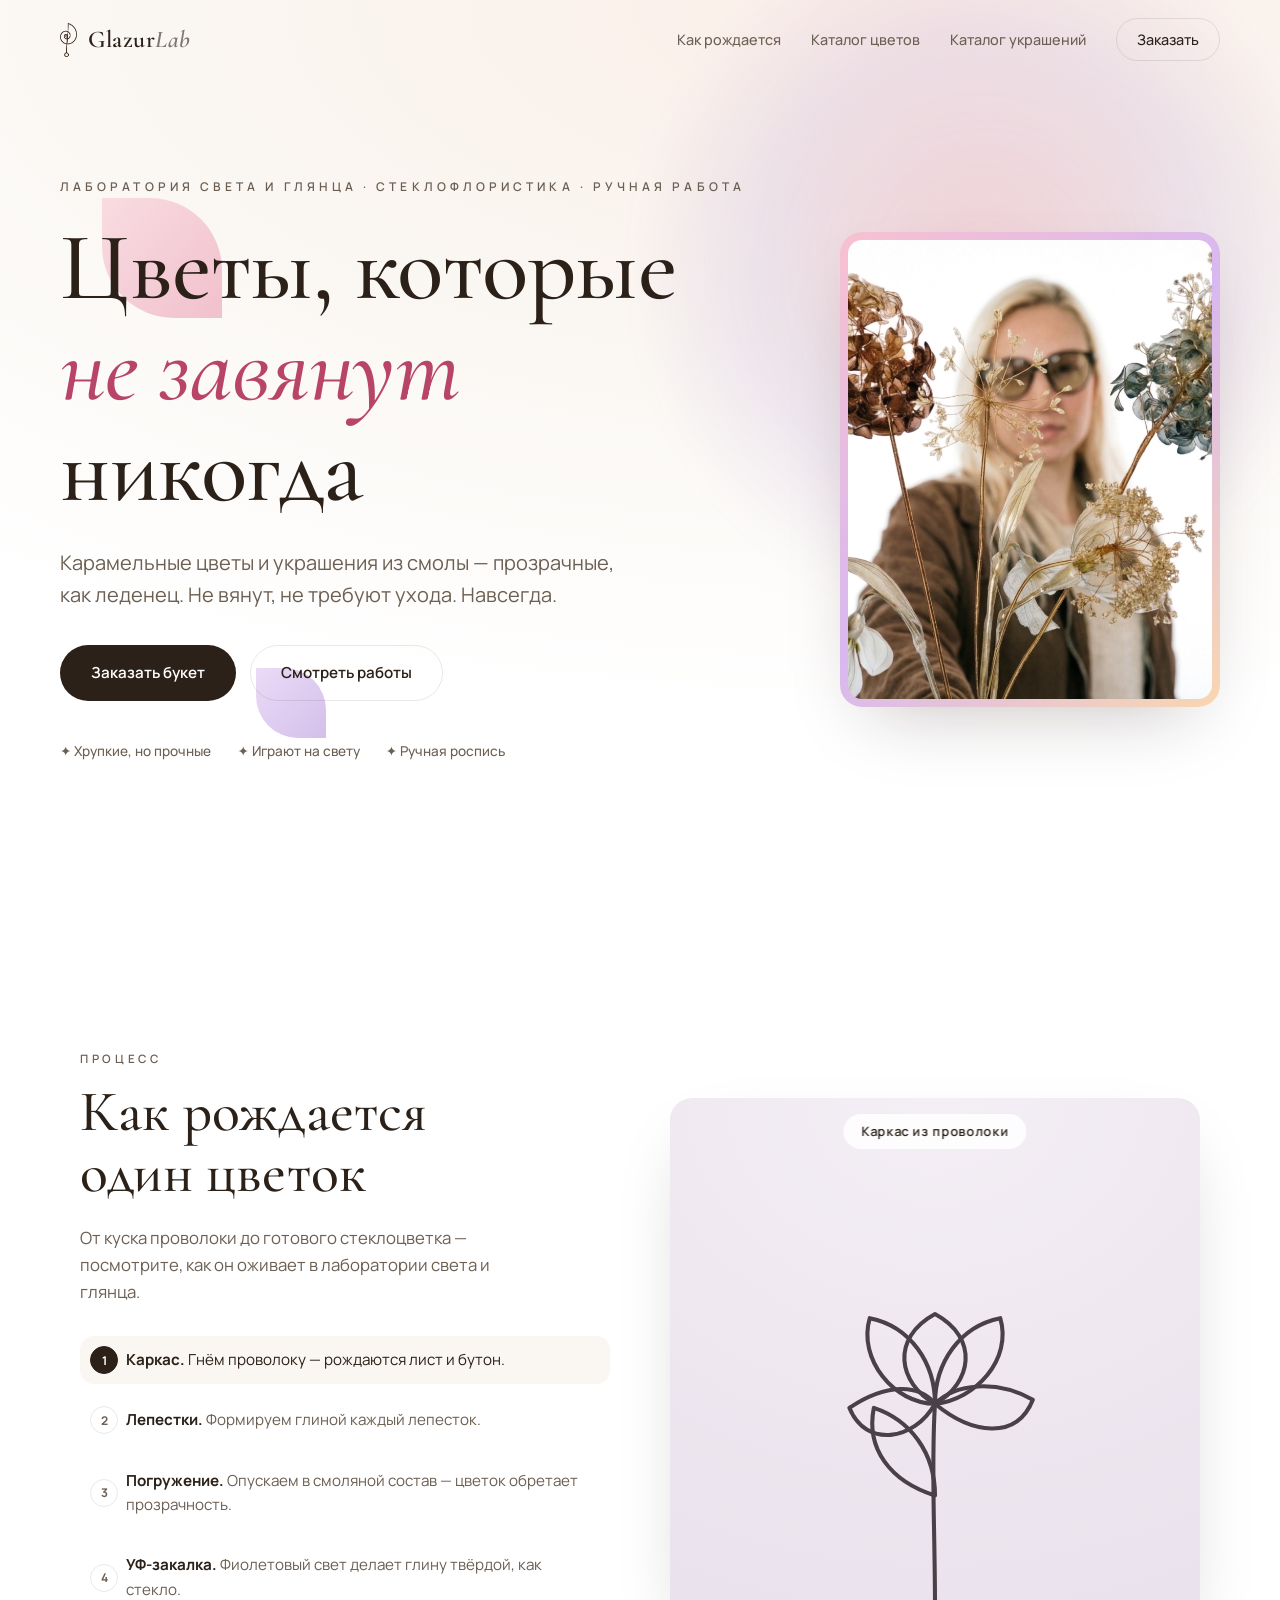
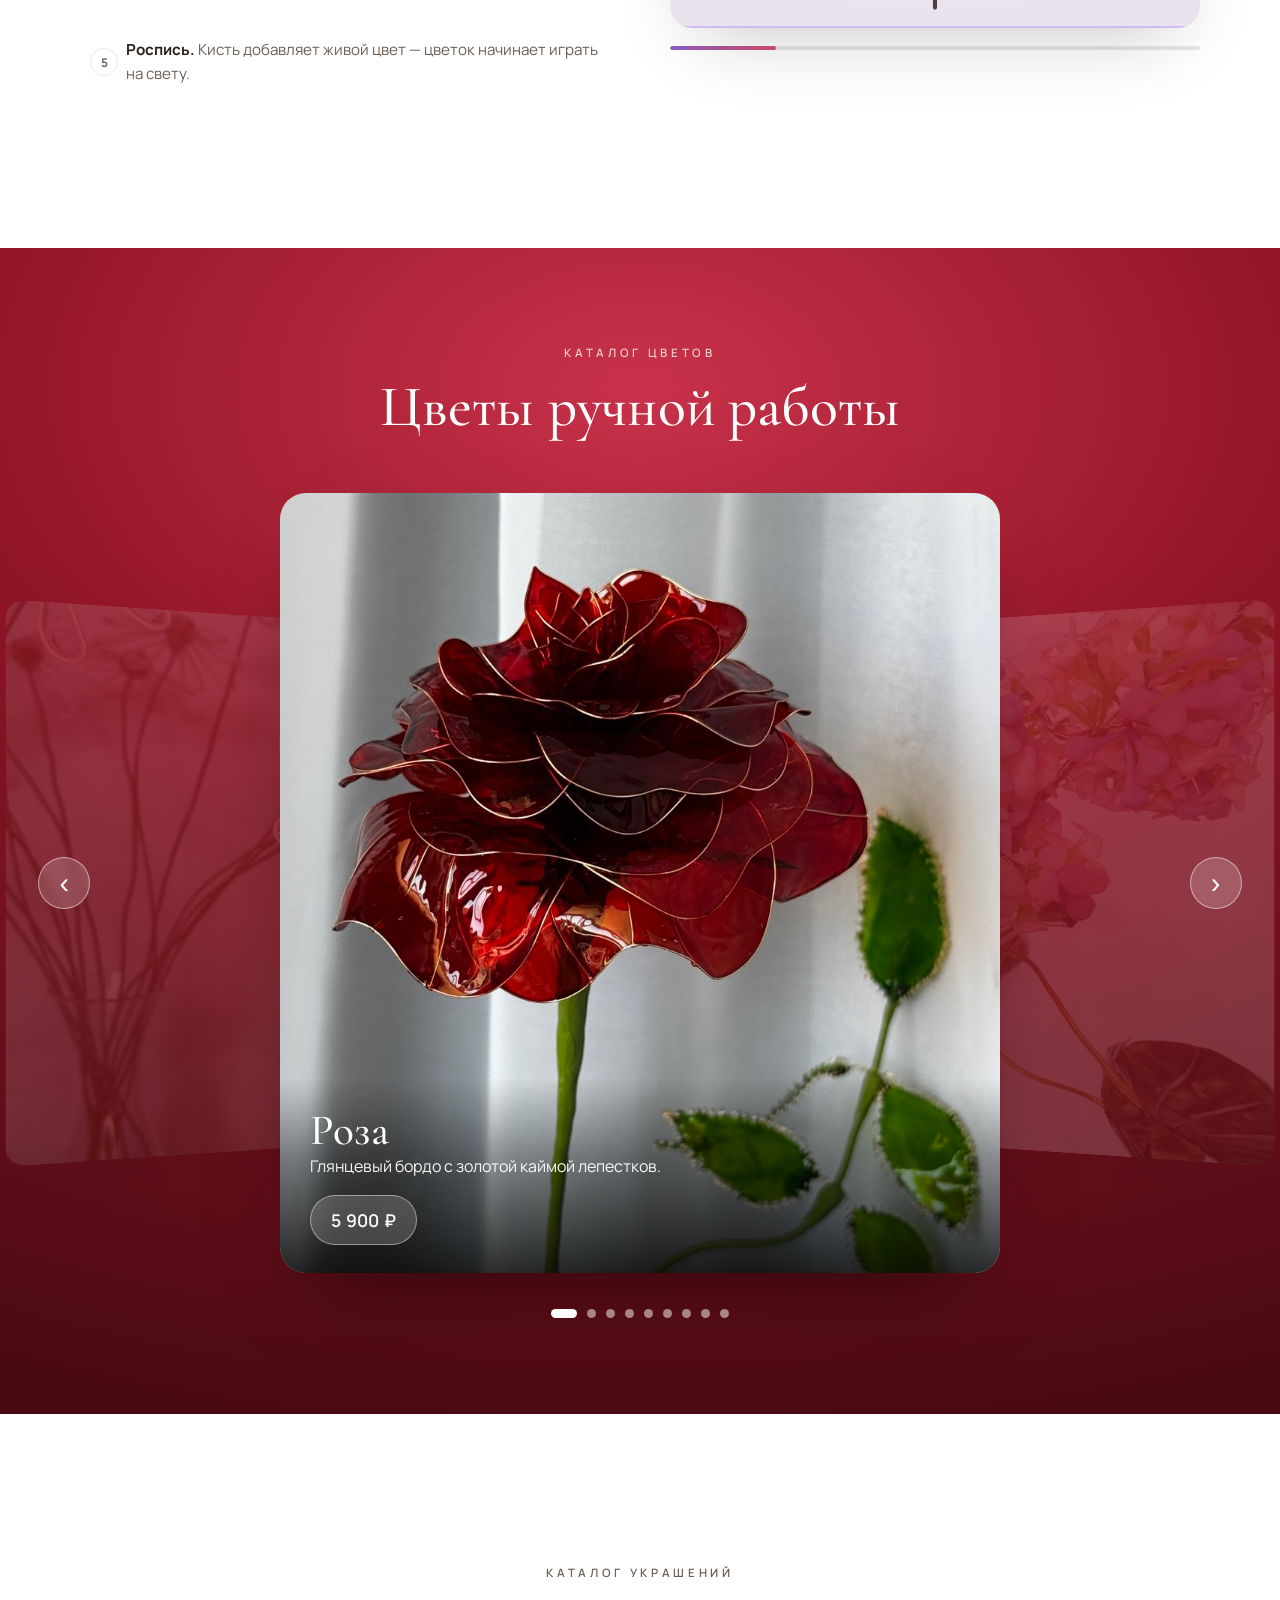
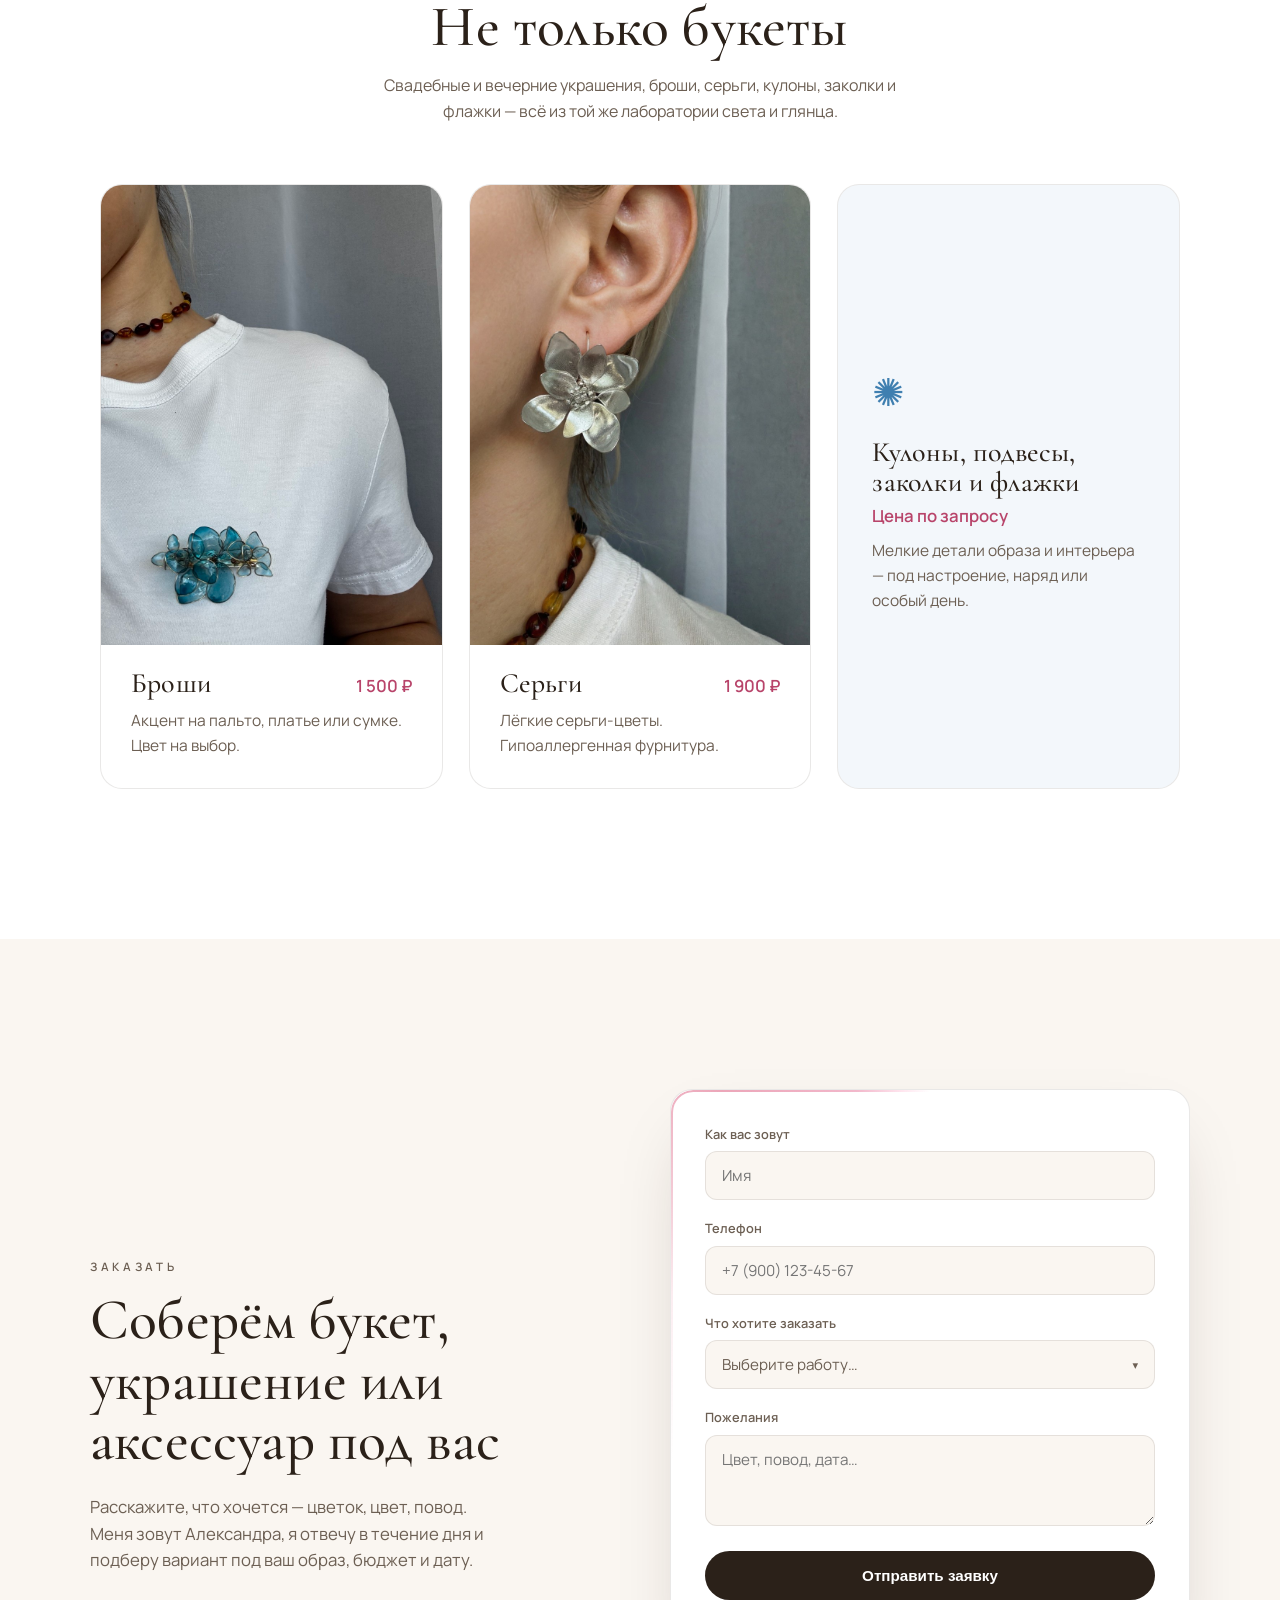
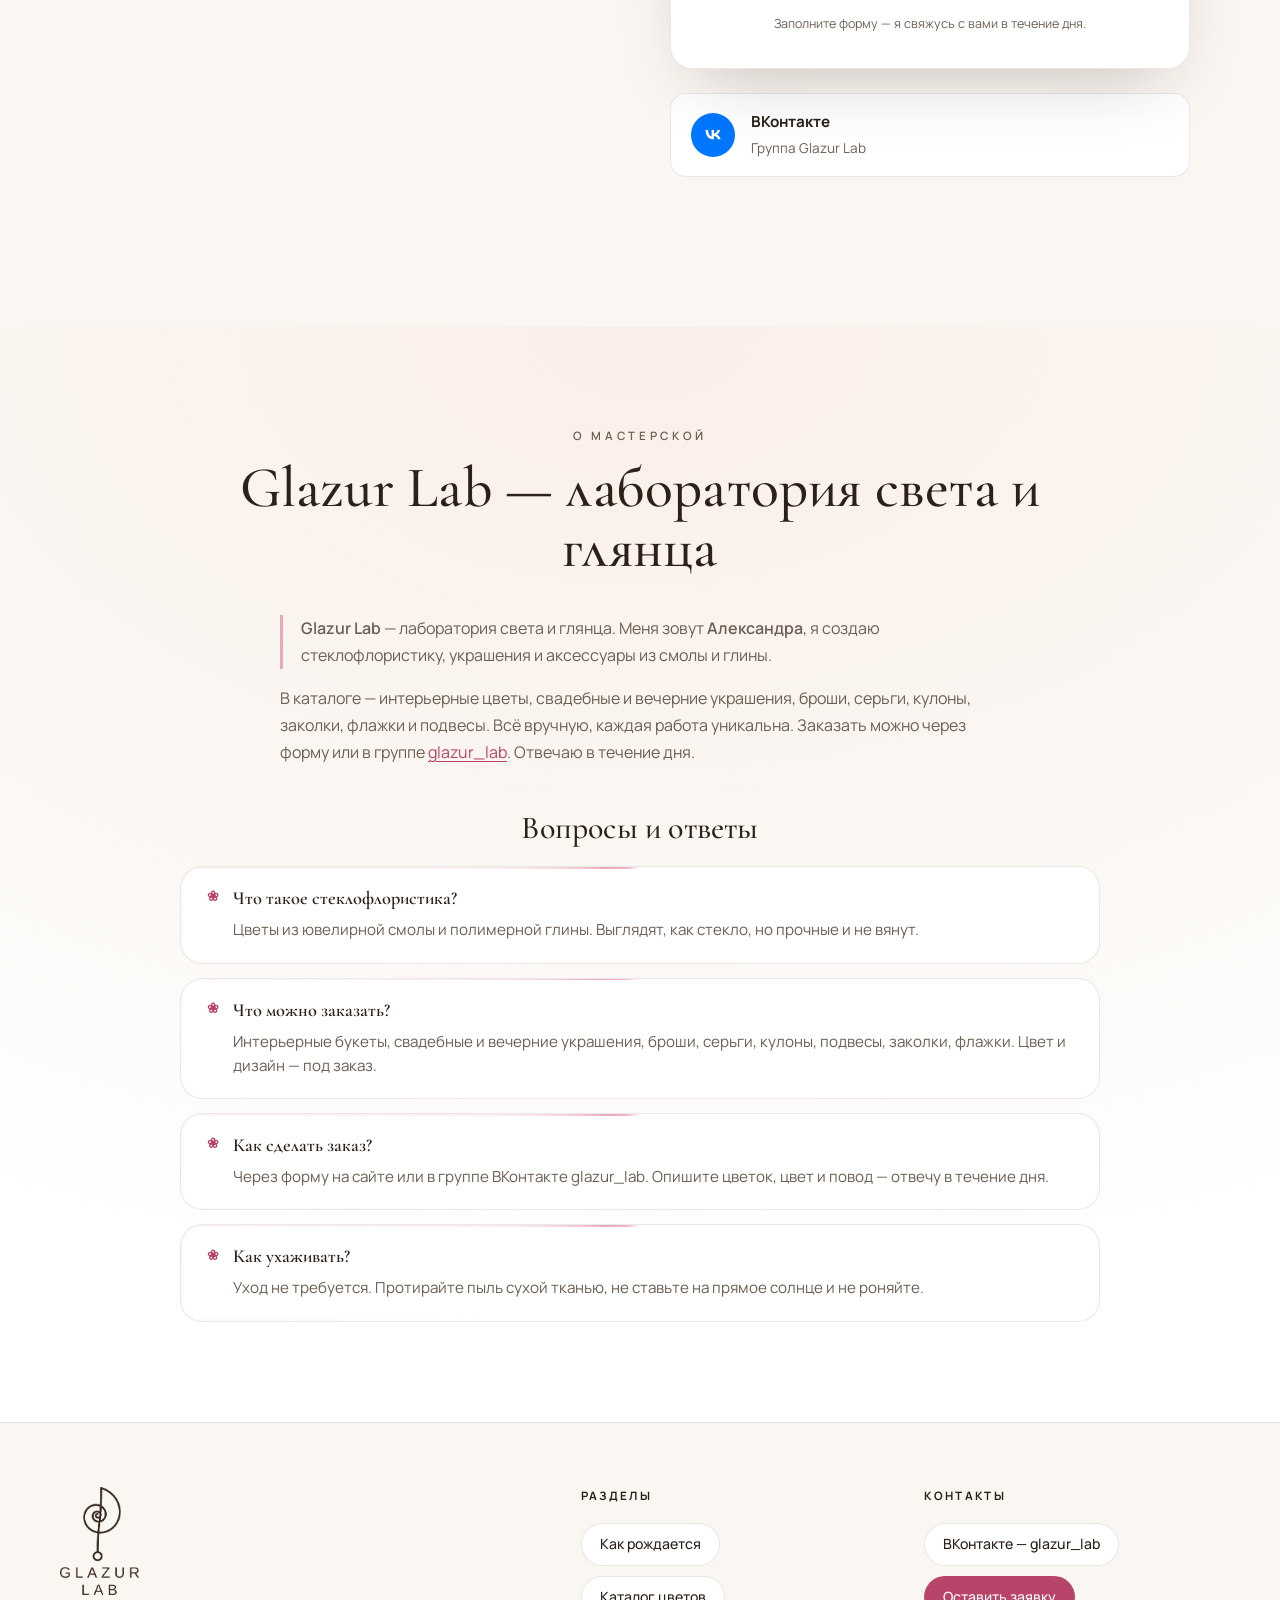
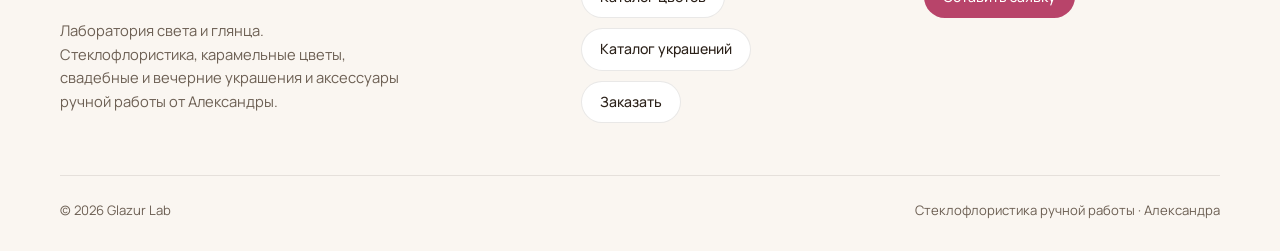
<file: index.html>
<!DOCTYPE html>
<html lang="ru">
<head>
  <meta charset="UTF-8" />
  <meta name="viewport" content="width=device-width, initial-scale=1.0" />
  <title>Glazur Lab — лаборатория света и глянца | стеклофлористика и украшения</title>
  <meta name="description" content="Glazur Lab — мастерская Александры. Стеклофлористика: карамельные цветы, интерьерные букеты, свадебные и вечерние украшения, броши, заколки, подвесы и флажки из смолы и глины. Каждая работа — как леденец: прозрачная, яркая, сделанная с душой." />
  <meta name="keywords" content="Glazur Lab, лаборатория света и глянца, стеклофлористика, карамельные цветы, интерьерные цветы, свадебные украшения, вечерние украшения, букет невесты, брошь ручной работы, заколки из смолы, подвесы из смолы, флажки из смолы, украшения на заказ, Александра мастерская" />
  <meta name="robots" content="index, follow, max-image-preview:large" />
  <link rel="canonical" href="https://glazur-lab.ru/" />
  <link rel="alternate" hreflang="ru-ru" href="https://glazur-lab.ru/" />
  <meta name="theme-color" content="#fbefe9" />
  <link rel="icon" type="image/png" sizes="32x32" href="icons/favicon-32.png" />
  <link rel="icon" type="image/png" sizes="48x48" href="icons/favicon-48.png" />
  <link rel="apple-touch-icon" href="icons/apple-touch-icon.png" />

  <!-- Yandex verification placeholder: replace content with real code -->
  <meta name="yandex-verification" content="787dac6b9cff1782" />

  <!-- Open Graph -->
  <meta property="og:type" content="website" />
  <meta property="og:site_name" content="Glazur Lab" />
  <meta property="og:locale" content="ru_RU" />
  <meta property="og:url" content="https://glazur-lab.ru/" />
  <meta property="og:title" content="Glazur Lab — лаборатория света и глянца" />
  <meta property="og:description" content="Стеклофлористика, карамельные цветы, интерьерные букеты, свадебные и вечерние украшения, броши, заколки, подвесы и флажки из смолы и глины. Ручная работа Александры." />
  <meta property="og:image" content="https://glazur-lab.ru/images/красная%20роза.jpg" />
  <meta property="og:image:alt" content="Красная роза ручной работы из ювелирной смолы" />
  <meta property="og:image:type" content="image/jpeg" />

  <!-- Twitter Card -->
  <meta name="twitter:card" content="summary_large_image" />
  <meta name="twitter:title" content="Glazur Lab — лаборатория света и глянца" />
  <meta name="twitter:description" content="Стеклофлористика, карамельные цветы, интерьерные букеты, свадебные и вечерние украшения, броши, заколки, подвесы и флажки из смолы и глины." />
  <meta name="twitter:image" content="https://glazur-lab.ru/images/красная%20роза.jpg" />
  <meta name="twitter:image:alt" content="Красная роза ручной работы из ювелирной смолы" />

  <link rel="preconnect" href="https://fonts.googleapis.com" />
  <link rel="preconnect" href="https://fonts.gstatic.com" crossorigin />
  <link href="https://fonts.googleapis.com/css2?family=Cormorant+Garamond:ital,wght@0,400;0,500;0,600;1,400&family=Manrope:wght@300;400;500;600;700&display=swap" rel="stylesheet" />
  <link rel="stylesheet" href="styles.css" />

  <!-- Schema.org -->
  <script type="application/ld+json">
  {
    "@context": "https://schema.org",
    "@graph": [
      {
        "@type": "WebPage",
        "@id": "https://glazur-lab.ru/#webpage",
        "url": "https://glazur-lab.ru/",
        "name": "Glazur Lab — лаборатория света и глянца",
        "description": "Мастерская Александры. Стеклофлористика: карамельные цветы, интерьерные букеты, свадебные и вечерние украшения, броши, заколки, подвесы и флажки из смолы и глины.",
        "inLanguage": "ru-RU",
        "isPartOf": { "@id": "https://glazur-lab.ru/#website" }
      },
      {
        "@type": "WebSite",
        "@id": "https://glazur-lab.ru/#website",
        "url": "https://glazur-lab.ru/",
        "name": "Glazur Lab",
        "publisher": { "@id": "https://glazur-lab.ru/#organization" },
        "potentialAction": {
          "@type": "SearchAction",
          "target": { "@type": "EntryPoint", "urlTemplate": "https://glazur-lab.ru/?q={search_term_string}" },
          "query-input": "required name=search_term_string"
        }
      },
      {
        "@type": "Organization",
        "@id": "https://glazur-lab.ru/#organization",
        "name": "Glazur Lab",
        "url": "https://glazur-lab.ru/",
        "logo": {
          "@type": "ImageObject",
          "url": "https://glazur-lab.ru/icons/logo-512.png",
          "width": 512,
          "height": 512
        },
        "sameAs": ["https://vk.com/glazur_lab"],
        "description": "Мастерская стеклофлористики Glazur Lab. Автор — Александра. Лаборатория света и глянца: вечные интерьерные цветы, свадебные и вечерние украшения, броши, серьги, карамельные флажки и подвесы ручной работы из смолы и глины.",
        "contactPoint": {
          "@type": "ContactPoint",
          "contactType": "sales",
          "availableLanguage": "Russian",
          "url": "https://vk.com/glazur_lab"
        }
      },
      {
        "@type": "BreadcrumbList",
        "itemListElement": [
          { "@type": "ListItem", "position": 1, "name": "Главная", "item": "https://glazur-lab.ru/" }
        ]
      },
      {
        "@type": "HowTo",
        "name": "Как рождается стеклоцветок в лаборатории света и глянца",
        "description": "Пятиступенчатый процесс стеклофлористики в мастерской Glazur Lab. Рождаются карамельные цветы, которые выглядят хрупкими, но остаются прочными.",
        "step": [
          { "@type": "HowToStep", "position": 1, "name": "Каркас", "text": "Гнём проволоку — рождаются лист и бутон." },
          { "@type": "HowToStep", "position": 2, "name": "Лепестки", "text": "Формируем глиной каждый лепесток." },
          { "@type": "HowToStep", "position": 3, "name": "Погружение", "text": "Опускаем в смоляной состав, чтобы цветок обрёл прозрачность и прочность." },
          { "@type": "HowToStep", "position": 4, "name": "УФ-закалка", "text": "Фиолетовый свет делает глину твёрдой, как стекло." },
          { "@type": "HowToStep", "position": 5, "name": "Роспись", "text": "Кисть добавляет живой цвет — цветок начинает играть на свету." }
        ]
      },
      {
        "@type": "FAQPage",
        "mainEntity": [
          {
            "@type": "Question",
            "name": "Что такое стеклофлористика?",
            "acceptedAnswer": { "@type": "Answer", "text": "Цветы из ювелирной смолы и полимерной глины. Выглядят, как стекло, но прочные и не вянут." }
          },
          {
            "@type": "Question",
            "name": "Что можно заказать?",
            "acceptedAnswer": { "@type": "Answer", "text": "Интерьерные букеты, свадебные и вечерние украшения, броши, серьги, кулоны, подвесы, заколки, флажки. Цвет и дизайн — под заказ." }
          },
          {
            "@type": "Question",
            "name": "Как сделать заказ?",
            "acceptedAnswer": { "@type": "Answer", "text": "Через форму на сайте или в группе ВКонтакте glazur_lab. Опишите цветок, цвет и повод — отвечу в течение дня." }
          },
          {
            "@type": "Question",
            "name": "Как ухаживать?",
            "acceptedAnswer": { "@type": "Answer", "text": "Уход не требуется. Протирайте пыль сухой тканью, не ставьте на прямое солнце и не роняйте." }
          }
        ]
      },
      {
        "@type": "ItemList",
        "itemListElement": [
          {
            "@type": "ListItem",
            "position": 1,
            "item": {
              "@type": "Product",
              "name": "Роза",
              "description": "Глянцевый бордо с золотой каймой лепестков.",
              "image": "https://glazur-lab.ru/images/красная%20роза.jpg",
              "brand": { "@type": "Brand", "name": "Glazur Lab" },
              "material": "ювелирная смола, полимерная глина, проволока",
              "offers": { "@type": "Offer", "availability": "https://schema.org/InStock", "priceCurrency": "RUB", "price": "5900", "priceValidUntil": "2027-07-22" }
            }
          },
          {
            "@type": "ListItem",
            "position": 2,
            "item": {
              "@type": "Product",
              "name": "Сирень",
              "description": "Лавандовые грозди в фарфоровой вазе.",
              "image": "https://glazur-lab.ru/images/фиолетовая%20сирень.jpg",
              "brand": { "@type": "Brand", "name": "Glazur Lab" },
              "material": "ювелирная смола, полимерная глина, проволока",
              "offers": { "@type": "Offer", "availability": "https://schema.org/InStock", "priceCurrency": "RUB", "price": "0", "priceValidUntil": "2027-07-22" }
            }
          },
          {
            "@type": "ListItem",
            "position": 3,
            "item": {
              "@type": "Product",
              "name": "Гортензия метельчатая",
              "description": "Дымчатое стекло и золотая проволока.",
              "image": "https://glazur-lab.ru/images/голыбая%20гортензия%20метельчатая.jpg",
              "brand": { "@type": "Brand", "name": "Glazur Lab" },
              "material": "ювелирная смола, полимерная глина, проволока",
              "offers": { "@type": "Offer", "availability": "https://schema.org/InStock", "priceCurrency": "RUB", "price": "3900", "priceValidUntil": "2027-07-22" }
            }
          },
          {
            "@type": "ListItem",
            "position": 4,
            "item": {
              "@type": "Product",
              "name": "Гортензия крупнолистная",
              "description": "Малиновые соцветия с золотыми листьями.",
              "image": "https://glazur-lab.ru/images/букет%20из%20метельчатой%20гортензии%20и%20кропнолистной%20цвет%20розовый%20и%20голубой.jpg",
              "brand": { "@type": "Brand", "name": "Glazur Lab" },
              "material": "ювелирная смола, полимерная глина, проволока",
              "offers": { "@type": "Offer", "availability": "https://schema.org/InStock", "priceCurrency": "RUB", "price": "4900", "priceValidUntil": "2027-07-22" }
            }
          },
          {
            "@type": "ListItem",
            "position": 5,
            "item": {
              "@type": "Product",
              "name": "Космея",
              "description": "Алые и кремовые с золотой сердцевиной.",
              "image": "https://glazur-lab.ru/images/красные%20и%20белые%20космеи%20с%20золотистой%20проволкой%20и%20сердцевиной.jpg",
              "brand": { "@type": "Brand", "name": "Glazur Lab" },
              "material": "ювелирная смола, полимерная глина, проволока",
              "offers": { "@type": "Offer", "availability": "https://schema.org/InStock", "priceCurrency": "RUB", "price": "8000", "priceValidUntil": "2027-07-22" }
            }
          },
          {
            "@type": "ListItem",
            "position": 6,
            "item": {
              "@type": "Product",
              "name": "Лилия",
              "description": "Прозрачные лепестки с янтарными тычинками.",
              "image": "https://glazur-lab.ru/images/белая%20лилия.jpg",
              "brand": { "@type": "Brand", "name": "Glazur Lab" },
              "material": "ювелирная смола, полимерная глина, проволока",
              "offers": { "@type": "Offer", "availability": "https://schema.org/InStock", "priceCurrency": "RUB", "price": "1900", "priceValidUntil": "2027-07-22" }
            }
          },
          {
            "@type": "ListItem",
            "position": 7,
            "item": {
              "@type": "Product",
              "name": "Подснежник большой",
              "description": "Серебристо-прозрачные первоцветы.",
              "image": "https://glazur-lab.ru/images/большие%20белые%20подснежники.jpg",
              "brand": { "@type": "Brand", "name": "Glazur Lab" },
              "material": "ювелирная смола, полимерная глина, проволока",
              "offers": { "@type": "Offer", "availability": "https://schema.org/InStock", "priceCurrency": "RUB", "price": "6500", "priceValidUntil": "2027-07-22" }
            }
          },
          {
            "@type": "ListItem",
            "position": 8,
            "item": {
              "@type": "Product",
              "name": "Подснежник мини",
              "description": "Миниатюрные цветы на оливковых стеблях.",
              "image": "https://glazur-lab.ru/images/маленькие%20белые%20подснежники.jpg",
              "brand": { "@type": "Brand", "name": "Glazur Lab" },
              "material": "ювелирная смола, полимерная глина, проволока",
              "offers": { "@type": "Offer", "availability": "https://schema.org/InStock", "priceCurrency": "RUB", "price": "2900", "priceValidUntil": "2027-07-22" }
            }
          },
          {
            "@type": "ListItem",
            "position": 9,
            "item": {
              "@type": "Product",
              "name": "Карамельные ромашки",
              "description": "Стеклянные лепестки, янтарные серединки.",
              "image": "https://glazur-lab.ru/images/букет%20в%20вазе%20из%20ромашек2.jpg",
              "brand": { "@type": "Brand", "name": "Glazur Lab" },
              "material": "ювелирная смола, полимерная глина, проволока",
              "offers": { "@type": "Offer", "availability": "https://schema.org/InStock", "priceCurrency": "RUB", "price": "4900", "priceValidUntil": "2027-07-22" }
            }
          },
          {
            "@type": "ListItem",
            "position": 10,
            "item": {
              "@type": "Product",
              "name": "Брошь",
              "description": "Голубая брошь ручной работы из соцветий крупнолистной гортензии. Украшение для пальто, платье или сумки.",
              "image": "https://glazur-lab.ru/images/голубая%20брошка%20из%20соцветий%20гортензии.jpg",
              "brand": { "@type": "Brand", "name": "Glazur Lab" },
              "material": "ювелирная смола, полимерная глина, гипоаллергенная фурнитура",
              "offers": { "@type": "Offer", "availability": "https://schema.org/InStock", "priceCurrency": "RUB", "price": "1500", "priceValidUntil": "2027-07-22" }
            }
          },
          {
            "@type": "ListItem",
            "position": 11,
            "item": {
              "@type": "Product",
              "name": "Серьги",
              "description": "Серебристые серьги-цветы с гипоаллергенной фурнитурой.",
              "image": "https://glazur-lab.ru/images/серебристая%20сережка%20цветочек.jpg",
              "brand": { "@type": "Brand", "name": "Glazur Lab" },
              "material": "ювелирная смола, полимерная глина, гипоаллергенная фурнитура",
              "offers": { "@type": "Offer", "availability": "https://schema.org/InStock", "priceCurrency": "RUB", "price": "1900", "priceValidUntil": "2027-07-22" }
            }
          }
        ]
      }
    ]
  }
  </script>
</head>
<body>

  <!-- NAV -->
  <header class="nav" id="nav">
    <a href="#hero" class="nav__logo" aria-label="Glazur Lab — на главную">
      <img class="nav__logo-mark" src="icons/logo-mark.png" alt="" width="61" height="120" />
      <span class="nav__logo-word">Glazur<i>Lab</i></span>
    </a>
    <nav class="nav__links">
      <a href="#birth">Как рождается</a>
      <a href="#catalog-flowers">Каталог цветов</a>
      <a href="#catalog-jewelry">Каталог украшений</a>
      <a href="#order" class="nav__cta">Заказать</a>
    </nav>
  </header>

  <main id="main">
  <!-- 1. HERO -->
  <section class="hero" id="hero">
    <div class="hero__glow"></div>
    <div class="hero__petal hero__petal--1"></div>
    <div class="hero__petal hero__petal--2"></div>
    <div class="hero__petal hero__petal--3"></div>
    <div class="hero__inner">
      <div class="hero__copy">
        <p class="hero__eyebrow reveal">Лаборатория света и глянца · стеклофлористика · ручная работа</p>
        <h1 class="hero__title reveal">
          Цветы, которые<br /><em>не завянут</em> никогда
        </h1>
        <p class="hero__lead reveal">
          Карамельные цветы и украшения из смолы — прозрачные, как леденец.
          Не вянут, не требуют ухода. Навсегда.
        </p>
        <div class="hero__actions reveal">
          <a href="#order" class="btn btn--dark">Заказать букет</a>
          <a href="#catalog-flowers" class="btn btn--ghost">Смотреть работы</a>
        </div>
        <div class="hero__marks reveal">
          <span>✦ Хрупкие, но прочные</span>
          <span>✦ Играют на свету</span>
          <span>✦ Ручная роспись</span>
        </div>
      </div>

      <div class="hero__photo reveal" aria-label="Мастер Александра с карамельными цветами ручной работы">
        <div class="hero__photo-frame">
          <img src="images/hero-alexandra.jpg" alt="Александра с цветами ручной работы Glazur Lab" loading="lazy" width="600" height="750" />
        </div>
      </div>
    </div>
  </section>

  <!-- 3. BIRTH ANIMATION -->
  <section class="birth" id="birth">
    <div class="birth__text">
      <p class="section__eyebrow reveal">Процесс</p>
      <h2 class="section__title reveal">Как рождается<br />один цветок</h2>
      <p class="birth__lead reveal">
        От куска проволоки до готового стеклоцветка — посмотрите, как
        он оживает в лаборатории света и глянца.
      </p>
      <ol class="birth__steps reveal">
        <li data-step="0"><b>Каркас.</b> Гнём проволоку — рождаются лист и бутон.</li>
        <li data-step="1"><b>Лепестки.</b> Формируем глиной каждый лепесток.</li>
        <li data-step="2"><b>Погружение.</b> Опускаем в смоляной состав — цветок обретает прозрачность.</li>
        <li data-step="3"><b>УФ-закалка.</b> Фиолетовый свет делает глину твёрдой, как стекло.</li>
        <li data-step="4"><b>Роспись.</b> Кисть добавляет живой цвет — цветок начинает играть на свету.</li>
      </ol>
    </div>

    <div class="birth__stage reveal">
      <div class="scene" id="scene">
        <!-- UV light overlay -->
        <div class="scene__uv" id="sceneUv"></div>
        <!-- liquid tank -->
        <div class="scene__liquid" id="sceneLiquid"></div>

        <svg class="flower" viewBox="0 0 200 260" id="flowerSvg" aria-hidden="true">
          <!-- stem + wire -->
          <path class="wire stem" d="M100 250 C100 210 98 180 100 150" />
          <!-- leaf wire -->
          <path class="wire leaf-wire" d="M100 195 C78 188 66 172 70 152 C88 158 100 174 100 195Z" />
          <!-- petals wire (5) -->
          <g class="petals-wires">
            <path class="wire petal-wire" d="M100 150 C82 140 78 118 100 106 C122 118 118 140 100 150Z" />
            <path class="wire petal-wire" d="M100 150 C120 148 138 128 132 108 C112 112 100 130 100 150Z" />
            <path class="wire petal-wire" d="M100 150 C118 165 140 168 148 148 C130 138 110 140 100 150Z" />
            <path class="wire petal-wire" d="M100 150 C90 168 66 172 58 152 C76 140 92 140 100 150Z" />
            <path class="wire petal-wire" d="M100 150 C80 150 62 128 68 108 C88 112 100 130 100 150Z" />
          </g>

          <!-- filled leaf -->
          <path class="fill leaf-fill" d="M100 195 C78 188 66 172 70 152 C88 158 100 174 100 195Z" />
          <!-- filled petals -->
          <g class="petals-fills">
            <path class="fill petal-fill" d="M100 150 C82 140 78 118 100 106 C122 118 118 140 100 150Z" />
            <path class="fill petal-fill" d="M100 150 C120 148 138 128 132 108 C112 112 100 130 100 150Z" />
            <path class="fill petal-fill" d="M100 150 C118 165 140 168 148 148 C130 138 110 140 100 150Z" />
            <path class="fill petal-fill" d="M100 150 C90 168 66 172 58 152 C76 140 92 140 100 150Z" />
            <path class="fill petal-fill" d="M100 150 C80 150 62 128 68 108 C88 112 100 130 100 150Z" />
          </g>
          <circle class="fill core" cx="100" cy="150" r="12" />

          <!-- UV tracer: a light "pixel" with a soft trail running along the
               contours while the clay cures. Tail group is drawn under the head. -->
          <g class="tracer tracer--tail" aria-hidden="true">
            <path d="M100 195 C78 188 66 172 70 152 C88 158 100 174 100 195Z" />
            <path d="M100 150 C82 140 78 118 100 106 C122 118 118 140 100 150Z" />
            <path d="M100 150 C120 148 138 128 132 108 C112 112 100 130 100 150Z" />
            <path d="M100 150 C118 165 140 168 148 148 C130 138 110 140 100 150Z" />
            <path d="M100 150 C90 168 66 172 58 152 C76 140 92 140 100 150Z" />
            <path d="M100 150 C80 150 62 128 68 108 C88 112 100 130 100 150Z" />
          </g>
          <g class="tracer tracer--head" aria-hidden="true">
            <path d="M100 195 C78 188 66 172 70 152 C88 158 100 174 100 195Z" />
            <path d="M100 150 C82 140 78 118 100 106 C122 118 118 140 100 150Z" />
            <path d="M100 150 C120 148 138 128 132 108 C112 112 100 130 100 150Z" />
            <path d="M100 150 C118 165 140 168 148 148 C130 138 110 140 100 150Z" />
            <path d="M100 150 C90 168 66 172 58 152 C76 140 92 140 100 150Z" />
            <path d="M100 150 C80 150 62 128 68 108 C88 112 100 130 100 150Z" />
          </g>
        </svg>

        <!-- brush -->
        <div class="scene__brush" id="sceneBrush">
          <div class="brush__handle"></div>
          <div class="brush__tip"></div>
        </div>

        <div class="scene__caption" id="sceneCaption">Каркас</div>
      </div>
      <div class="birth__progress">
        <span class="birth__bar" id="birthBar"></span>
      </div>
    </div>
  </section>

  <!-- 4. WORKS CAROUSEL -->
  <section class="works" id="catalog-flowers">
    <div class="works__bg" id="worksBg"></div>
    <div class="works__head reveal">
      <p class="section__eyebrow">Каталог цветов</p>
      <h2 class="section__title">Цветы ручной работы</h2>
    </div>

    <!-- noscript fallback catalog for crawlers and AI agents -->
    <noscript>
      <ul class="works__static">
        <li>
          <strong>Красная роза</strong> — Глянцевый бордо с золотой каймой лепестков. Вечный цветок ручной работы из ювелирной смолы.
        <strong>Роза</strong> — Глянцевый бордо с золотой каймой лепестков.
        </li>
        <li>
          <strong>Сирень</strong> — Лавандовые грозди в фарфоровой вазе.
        </li>
        <li>
          <strong>Гортензия метельчатая</strong> — Дымчатое стекло и золотая проволока.
        </li>
        <li>
          <strong>Гортензия крупнолистная</strong> — Малиновые соцветия с золотыми листьями.
        </li>
        <li>
          <strong>Космея</strong> — Алые и кремовые с золотой сердцевиной.
        </li>
        <li>
          <strong>Лилия</strong> — Прозрачные лепестки с янтарными тычинками.
        </li>
        <li>
          <strong>Подснежник большой</strong> — Серебристо-прозрачные первоцветы.
        </li>
        <li>
          <strong>Подснежник мини</strong> — Миниатюрные цветы на оливковых стеблях.
        </li>
        <li>
          <strong>Карамельные ромашки</strong> — Стеклянные лепестки, янтарные серединки.
        </li>
      </ul>
    </noscript>

    <div class="carousel" id="carousel">
      <button class="carousel__arrow carousel__arrow--prev" id="prevBtn" aria-label="Назад">‹</button>

      <div class="carousel__track" id="track">
        <!-- slides injected by JS -->
      </div>

      <button class="carousel__arrow carousel__arrow--next" id="nextBtn" aria-label="Вперёд">›</button>
    </div>

    <div class="carousel__dots" id="dots"></div>
  </section>

  <!-- 5. SHOP / JEWELRY -->
  <section class="shop" id="catalog-jewelry">
    <div class="shop__head reveal">
      <p class="section__eyebrow">Каталог украшений</p>
      <h2 class="section__title">Не только букеты</h2>
      <p class="shop__lead">Свадебные и вечерние украшения, броши, серьги, кулоны, заколки и флажки — всё из той же лаборатории света и глянца.</p>
    </div>
    <div class="shop__grid">
      <article class="pcard pcard--photo reveal" data-price="1500" style="--pc:#3f7fb0">
        <div class="pcard__photo" style="background-image:url('images/голубая брошка из соцветий гортензии.jpg');background-position:center 88%" role="img" aria-label="Голубая брошь из соцветий крупнолистной гортензии — изящное украшение на пальто, платье или сумку"></div>
        <div class="pcard__meta">
          <h3>Броши</h3>
          <span class="pcard__price">1 500 ₽</span>
        </div>
        <p>Акцент на пальто, платье или сумке. Цвет на выбор.</p>
      </article>
      <article class="pcard pcard--photo reveal" data-price="1900" style="--pc:#8b8f96">
        <div class="pcard__photo" style="background-image:url('images/серебристая сережка цветочек.jpg');background-position:center 32%" role="img" aria-label="Серебристые серьги-цветы ручной работы с гипоаллергенной фурнитурой"></div>
        <div class="pcard__meta">
          <h3>Серьги</h3>
          <span class="pcard__price">1 900 ₽</span>
        </div>
        <p>Лёгкие серьги-цветы. Гипоаллергенная фурнитура.</p>
      </article>
      <article class="pcard reveal" style="--pc:#3f7fb0">
        <div class="pcard__art">✺</div>
        <div class="pcard__meta">
          <h3>Кулоны, подвесы, заколки и флажки</h3>
          <span class="pcard__price">Цена по запросу</span>
        </div>
        <p>Мелкие детали образа и интерьера — под настроение, наряд или особый день.</p>
      </article>
    </div>
  </section>

  <!-- 6. ORDER + CONTACTS -->
  <section class="order" id="order">
    <div class="order__inner">
      <div class="order__left reveal">
        <p class="section__eyebrow">Заказать</p>
        <h2 class="section__title">Соберём букет,<br />украшение или аксессуар под вас</h2>
        <p class="order__lead">
          Расскажите, что хочется — цветок, цвет, повод. Меня зовут Александра,
          я отвечу в течение дня и подберу вариант под ваш образ, бюджет и дату.
        </p>
      </div>

      <form class="order__form reveal" id="orderForm" novalidate>
        <div class="field">
          <label for="name">Как вас зовут</label>
          <input type="text" id="name" name="name" placeholder="Имя" required />
        </div>
        <div class="field">
          <label for="contact">Телефон</label>
          <input type="tel" id="contact" name="contact" placeholder="+7 (900) 123-45-67" inputmode="tel" maxlength="18" autocomplete="tel" required />
        </div>
        <div class="field">
          <label id="wselLbl">Что хотите заказать</label>
          <div class="wsel" id="wsel">
            <button type="button" class="wsel__btn" id="wselBtn" aria-haspopup="listbox" aria-expanded="false" aria-labelledby="wselLbl">
              <span id="wselText">Выберите работу…</span>
              <span class="wsel__chev" aria-hidden="true">▾</span>
            </button>
            <div class="wsel__panel" id="wselPanel" role="listbox" aria-labelledby="wselLbl">
              <div class="wsel__list" id="wselList"><!-- built in script.js --></div>
            </div>
          </div>
          <input type="hidden" name="wish" id="wishValue" />
        </div>
        <div class="field">
          <label for="msg">Пожелания</label>
          <textarea id="msg" name="msg" rows="3" placeholder="Цвет, повод, дата…"></textarea>
        </div>
        <!-- невидимая капча: контейнер обязателен даже в invisible-режиме -->
        <div id="captcha-container"></div>
        <button type="submit" class="btn btn--dark btn--full">Отправить заявку</button>
        <p class="order__note" id="formNote">Заполните форму — я свяжусь с вами в течение дня.</p>
      </form>

      <div class="order__contacts reveal">
        <a class="ccard ccard--vk" href="https://vk.com/glazur_lab" target="_blank" rel="noopener">
          <span class="ccard__ico ccard__ico--vk">
            <svg viewBox="0 0 24 24" aria-hidden="true">
              <path fill="currentColor" d="M12.9 16.7c-5.53 0-8.9-3.86-9.04-10.27h2.79c.1 4.7 2.2 6.66 3.83 7.07V6.43h2.66v3.98c1.63-.18 3.34-2.02 3.92-4h2.63c-.44 2.44-2.25 4.28-3.54 5.04 1.29.62 3.35 2.22 4.14 5.25h-2.9c-.62-1.9-2.18-3.38-4.25-3.58v3.58h-.24Z"/>
            </svg>
          </span>
          <span>
            <b>ВКонтакте</b>
            <em>Группа Glazur Lab</em>
          </span>
        </a>
      </div>
    </div>
  </section>

  <!-- SEO / FAQ text block for AI agents and search engines -->
  <section class="seo-text" id="seo-text" aria-label="О мастерской Glazur Lab">
    <div class="seo-text__inner">
      <div class="seo-text__head reveal">
        <p class="section__eyebrow">О мастерской</p>
        <h2 class="section__title">Glazur Lab — лаборатория света и глянца</h2>
      </div>

      <div class="seo-text__body">
        <p class="seo-text__lead reveal">
          <strong>Glazur Lab</strong> — лаборатория света и глянца. Меня зовут <strong>Александра</strong>,
          я создаю стеклофлористику, украшения и аксессуары из смолы и глины.
        </p>
        <p class="reveal">
          В каталоге — интерьерные цветы, свадебные и вечерние украшения, броши, серьги,
          кулоны, заколки, флажки и подвесы. Всё вручную, каждая работа уникальна.
          Заказать можно через форму или в группе <a href="https://vk.com/glazur_lab" target="_blank" rel="noopener">glazur_lab</a>.
          Отвечаю в течение дня.
        </p>
      </div>

      <h3 class="seo-text__faq-title reveal">Вопросы и ответы</h3>
      <dl class="seo-text__faq">
        <div class="faq-item reveal">
          <dt>Что такое стеклофлористика?</dt>
          <dd>Цветы из ювелирной смолы и полимерной глины. Выглядят, как стекло, но прочные и не вянут.</dd>
        </div>

        <div class="faq-item reveal">
          <dt>Что можно заказать?</dt>
          <dd>Интерьерные букеты, свадебные и вечерние украшения, броши, серьги, кулоны, подвесы, заколки, флажки. Цвет и дизайн — под заказ.</dd>
        </div>

        <div class="faq-item reveal">
          <dt>Как сделать заказ?</dt>
          <dd>Через форму на сайте или в группе ВКонтакте glazur_lab. Опишите цветок, цвет и повод — отвечу в течение дня.</dd>
        </div>

        <div class="faq-item reveal">
          <dt>Как ухаживать?</dt>
          <dd>Уход не требуется. Протирайте пыль сухой тканью, не ставьте на прямое солнце и не роняйте.</dd>
        </div>
      </dl>
    </div>
  </section>

  </main>

  <footer class="footer">
    <div class="footer__top">
      <div class="footer__brand">
        <a href="#hero" class="footer__logo" aria-label="Glazur Lab — на главную">
          <img src="icons/logo-full.png" alt="Glazur Lab" width="219" height="300" />
        </a>
        <p>Лаборатория света и глянца. Стеклофлористика, карамельные цветы, свадебные и вечерние украшения и аксессуары ручной работы от Александры.</p>
      </div>

      <div class="footer__col">
        <p class="footer__title">Разделы</p>
        <nav class="footer__nav" aria-label="Нижнее меню">
          <a href="#birth">Как рождается</a>
          <a href="#catalog-flowers">Каталог цветов</a>
          <a href="#catalog-jewelry">Каталог украшений</a>
          <a href="#order">Заказать</a>
        </nav>
      </div>

      <div class="footer__col">
        <p class="footer__title">Контакты</p>
        <div class="footer__contacts">
          <a href="https://vk.com/glazur_lab" target="_blank" rel="noopener" aria-label="Glazur Lab ВКонтакте">ВКонтакте — glazur_lab</a>
          <a href="#order" class="footer__cta">Оставить заявку</a>
        </div>
      </div>
    </div>

    <div class="footer__bottom">
      <span>© 2026 Glazur Lab</span>
      <span>Стеклофлористика ручной работы · Александра</span>
    </div>
  </footer>

  <!-- Yandex SmartCaptcha: грузим до script.js, вызываем onloadSmartCaptcha -->
  <script src="https://smartcaptcha.yandexcloud.net/captcha.js?render=onload&onload=onloadSmartCaptcha" defer></script>
  <script src="script.js"></script>
</body>
</html>
</file>
<file: styles.css>
:root{
  /* warm espresso neutrals tuned to the Glazur Lab logo (#33261a) */
  --ink:#2b2119;
  --ink-soft:#6c5f53;
  --paper:#ffffff;
  --cream:#faf6f1;
  --line:rgba(43,33,25,.10);
  /* candy-rose accent (kept from the "как леденец" identity) */
  --accent:#b8446a;
  --accent-2:#d94f74;
  --radius:22px;
  --ease:cubic-bezier(.22,1,.36,1);
  --shadow:0 30px 70px -30px rgba(43,25,20,.28);
}

*{box-sizing:border-box;margin:0;padding:0}
html{scroll-behavior:smooth}
body{
  font-family:'Manrope',system-ui,sans-serif;
  color:var(--ink);
  background:var(--paper);
  line-height:1.6;
  -webkit-font-smoothing:antialiased;
  overflow-x:hidden;
}
h1,h2,h3{font-family:'Cormorant Garamond',Georgia,serif;font-weight:500;line-height:1.05;letter-spacing:.2px}
em{font-style:italic}
a{color:inherit;text-decoration:none}
img{max-width:100%;display:block}

/* screen-reader only */
.sr-only{position:absolute;width:1px;height:1px;padding:0;margin:-1px;overflow:hidden;clip:rect(0,0,0,0);white-space:nowrap;border:0}

/* ---------- shared ---------- */
.section__eyebrow{
  font-size:.72rem;letter-spacing:.32em;text-transform:uppercase;
  color:var(--ink-soft);font-weight:600;margin-bottom:14px;
}
.section__title{font-size:clamp(2.1rem,5vw,3.6rem)}

.btn{
  display:inline-flex;align-items:center;justify-content:center;
  padding:15px 30px;border-radius:100px;font-weight:600;font-size:.95rem;
  transition:transform .4s var(--ease),box-shadow .4s var(--ease),background .3s,color .3s;
  cursor:pointer;border:1px solid transparent;white-space:nowrap;
}
.btn--dark{background:var(--ink);color:#fff}
.btn--dark:hover{transform:translateY(-3px);box-shadow:0 16px 30px -12px rgba(26,22,24,.6)}
.btn--ghost{background:transparent;color:var(--ink);border-color:var(--line)}
.btn--ghost:hover{background:var(--ink);color:#fff;transform:translateY(-3px)}
.btn--full{width:100%}

/* reveal on scroll */
.reveal{opacity:0;transform:translateY(28px);transition:opacity .9s var(--ease),transform .9s var(--ease)}
.reveal.in{opacity:1;transform:none}

/* ---------- nav ---------- */
.nav{
  position:fixed;top:0;left:0;right:0;z-index:50;
  display:flex;align-items:center;justify-content:space-between;
  padding:18px clamp(20px,5vw,60px);
  transition:background .4s,box-shadow .4s,padding .4s;
}
.nav.scrolled{background:rgba(255,255,255,.85);backdrop-filter:blur(14px);box-shadow:0 1px 0 var(--line);padding-top:12px;padding-bottom:12px}
.nav__logo{display:inline-flex;align-items:center;gap:11px}
.nav__logo-mark{height:34px;width:auto;display:block}
.nav__logo-word{font-family:'Cormorant Garamond',serif;font-size:1.5rem;font-weight:600;letter-spacing:.5px;line-height:1}
.nav__logo-word i{font-style:italic;opacity:.6}
.nav__links{display:flex;align-items:center;gap:30px;font-size:.9rem;font-weight:500}
.nav__links a{color:var(--ink-soft);transition:color .3s}
.nav__links a:hover{color:var(--ink)}
.nav__cta{padding:9px 20px;border:1px solid var(--line);border-radius:100px;color:var(--ink)!important}
.nav__cta:hover{background:var(--ink);color:#fff!important}

/* ---------- hero ---------- */
.hero{
  position:relative;min-height:100vh;
  padding:120px clamp(20px,5vw,60px) 80px;overflow:hidden;
  background:radial-gradient(120% 80% at 70% 0%,#fbeee8 0%,var(--cream) 45%,#fff 100%);
  display:flex;align-items:center;justify-content:center;
}
.hero__glow{
  position:absolute;top:-10%;right:-5%;width:60vw;height:60vw;max-width:720px;max-height:720px;
  background:radial-gradient(circle,rgba(200,87,122,.22),rgba(139,95,191,.12) 45%,transparent 70%);
  filter:blur(10px);animation:float 12s ease-in-out infinite;
}
.hero__petal{position:absolute;border-radius:0 60% 0 60%;opacity:.5;filter:blur(.5px);animation:drift 16s ease-in-out infinite}
.hero__petal--1{width:120px;height:120px;top:22%;left:8%;background:linear-gradient(135deg,#f7c1d0,#e88aa6);animation-delay:-2s}
.hero__petal--2{width:70px;height:70px;bottom:18%;left:20%;background:linear-gradient(135deg,#d8b8f0,#a982d8);animation-delay:-6s}
.hero__petal--3{width:90px;height:90px;bottom:26%;right:14%;background:linear-gradient(135deg,#f9d6b0,#f0b483);animation-delay:-9s}
@keyframes float{50%{transform:translateY(28px) scale(1.05)}}
@keyframes drift{50%{transform:translate(18px,-26px) rotate(18deg)}}

.hero__inner{position:relative;z-index:2;width:100%;max-width:1240px;margin:0 auto;display:flex;align-items:center;gap:60px}
.hero__copy{max-width:760px;flex:1 1 auto}
.hero__eyebrow{font-size:.75rem;letter-spacing:.34em;text-transform:uppercase;color:var(--ink-soft);font-weight:600;margin-bottom:22px}
.hero__title{font-size:clamp(2.9rem,8vw,6rem);letter-spacing:-.5px}
.hero__title em{color:var(--accent)}
.hero__lead{margin:26px 0 34px;font-size:clamp(1.05rem,2vw,1.25rem);color:var(--ink-soft);max-width:560px}
.hero__actions{display:flex;gap:14px;flex-wrap:wrap}
.hero__marks{display:flex;gap:26px;flex-wrap:wrap;margin-top:40px;font-size:.85rem;color:var(--ink-soft);font-weight:500}

/* hero photo — desktop only */
.hero__photo{display:none}
@media (min-width:1024px){
  .hero__photo{display:block;flex:0 0 auto}
  .hero__photo-frame{
    position:relative;width:min(380px,32vw);aspect-ratio:4/5;border-radius:var(--radius);
    overflow:hidden;box-shadow:var(--shadow);
    background:linear-gradient(135deg,#f7c1d0 0%,#d8b8f0 50%,#f9d6b0 100%);
    padding:8px;
  }
  .hero__photo-frame img{
    width:100%;height:100%;object-fit:cover;border-radius:calc(var(--radius) - 8px);
    filter:saturate(.95) contrast(1.02);
  }
}

/* ---------- static catalog for noscript / crawlers ---------- */
.works__static{display:none;list-style:none;padding:0;margin:0}
@media (scripting:none){
  .works__static{display:grid;grid-template-columns:repeat(auto-fit,minmax(260px,1fr));gap:18px;padding:0 clamp(20px,5vw,60px) 60px;max-width:1200px;margin:0 auto}
  .works__static li{background:var(--cream);border:1px solid var(--line);border-radius:var(--radius);padding:24px;font-size:.95rem;line-height:1.55}
  .works__static strong{display:block;font-family:'Cormorant Garamond',serif;font-size:1.25rem;margin-bottom:8px;color:var(--ink)}
  .carousel{display:none}
  .carousel__dots{display:none}
}

/* ---------- SEO text block ---------- */
.seo-text{
  padding:clamp(60px,8vw,100px) clamp(20px,5vw,60px);
  background:radial-gradient(120% 90% at 50% 0%,#fbeee8 0%,var(--cream) 50%,#fff 100%);
}
.seo-text__inner{max-width:920px;margin:0 auto}

.seo-text__head{text-align:center;margin-bottom:36px}
.seo-text__head .section__eyebrow{margin-bottom:12px}

.seo-text__body{max-width:720px;margin:0 auto}
.seo-text__body p{margin-bottom:16px;color:var(--ink-soft);font-size:1rem;line-height:1.7}
.seo-text__body p:last-child{margin-bottom:0}
.seo-text__lead{
  font-size:1.15rem;line-height:1.55;color:var(--ink);
  padding-left:18px;border-left:3px solid #e7a9bd;
}
.seo-text__lead strong{font-weight:600}
.seo-text em{font-style:italic;color:var(--accent);font-weight:500}
.seo-text a{color:var(--accent);text-decoration:underline;text-underline-offset:3px}
.seo-text a:hover{text-decoration-thickness:2px}

.seo-text__faq-title{
  margin:44px 0 22px;text-align:center;
  font-family:'Cormorant Garamond',serif;font-size:clamp(1.5rem,3vw,2rem);font-weight:500;
}
.seo-text__faq{display:grid;gap:14px}
.faq-item{
  position:relative;background:var(--paper);border:1px solid var(--line);border-radius:var(--radius);
  padding:20px 26px;
  transition:transform .5s var(--ease),box-shadow .5s var(--ease),border-color .5s var(--ease);
  overflow:hidden;
}
/* running glow border for each FAQ item */
.faq-item::before{
  content:"";position:absolute;inset:0;border-radius:inherit;padding:1.4px;pointer-events:none;z-index:1;
  background:conic-gradient(from var(--gb-angle),
    transparent 0 70%,
    rgba(217,79,116,.10) 80%,
    rgba(217,79,116,.5) 90%,
    #f2b8cb 96%,
    #ffe6ef 98.5%,
    transparent 100%);
  -webkit-mask:linear-gradient(#000 0 0) content-box, linear-gradient(#000 0 0);
  -webkit-mask-composite:xor;
  mask:linear-gradient(#000 0 0) content-box, linear-gradient(#000 0 0);
  mask-composite:exclude;
  animation:gbSpin 6s linear infinite;
}
.faq-item:hover{transform:translateY(-3px);box-shadow:var(--shadow);border-color:transparent}
.faq-item dt{
  position:relative;padding-left:26px;
  font-family:'Cormorant Garamond',serif;font-weight:600;
  color:var(--ink);font-size:1.15rem;line-height:1.25;margin-bottom:8px;
}
.faq-item dt::before{
  content:"❀";position:absolute;left:0;top:.08em;
  color:var(--accent);font-size:.85rem;
}
.faq-item dd{color:var(--ink-soft);line-height:1.6;font-size:.95rem;padding-left:26px}

@media(max-width:600px){
  .faq-item{padding:18px 20px}
  .faq-item dt{padding-left:22px;font-size:1.05rem}
  .faq-item dd{padding-left:22px}
}

/* ---------- birth ---------- */
.birth{
  display:grid;grid-template-columns:1fr 1fr;gap:60px;align-items:center;
  padding:clamp(80px,12vw,150px) clamp(20px,5vw,60px);max-width:1240px;margin:0 auto;
}
.birth__lead{margin:22px 0 30px;color:var(--ink-soft);font-size:1.05rem;max-width:440px}
.birth__steps{list-style:none;display:flex;flex-direction:column;gap:12px}
.birth__steps li{
  position:relative;padding:12px 12px 12px 46px;border-radius:14px;
  color:var(--ink-soft);font-size:.95rem;transition:background .4s,color .4s;counter-increment:st;
}
.birth__steps li::before{
  content:counter(st);position:absolute;left:10px;top:50%;transform:translateY(-50%);
  width:26px;height:26px;border-radius:50%;border:1px solid var(--line);
  display:flex;align-items:center;justify-content:center;font-size:.75rem;font-weight:700;
  transition:background .4s,color .4s,border-color .4s;
}
.birth__steps{counter-reset:st}
.birth__steps li b{color:var(--ink)}
.birth__steps li.active{background:var(--cream);color:var(--ink)}
.birth__steps li.active::before{background:var(--ink);color:#fff;border-color:var(--ink)}

.birth__stage{display:flex;flex-direction:column;gap:18px}
.scene{
  position:relative;aspect-ratio:1/1;border-radius:var(--radius);overflow:hidden;
  background:radial-gradient(120% 100% at 50% 0%,#f4eef5,#eae2ec);
  box-shadow:var(--shadow);isolation:isolate;
}
.scene__uv{
  position:absolute;inset:0;z-index:3;opacity:0;pointer-events:none;
  background:radial-gradient(circle at 50% 40%,rgba(140,90,220,.55),rgba(70,30,140,.35) 55%,transparent 75%);
  mix-blend-mode:screen;transition:opacity .8s ease;
}
.scene.is-uv{background:radial-gradient(120% 100% at 50% 30%,#2a1550,#160a2e)}
.scene.is-uv .scene__uv{opacity:1}
.scene__liquid{
  position:absolute;left:0;right:0;bottom:0;height:0;z-index:2;
  background:linear-gradient(180deg,rgba(150,110,210,.28),rgba(120,80,190,.5));
  border-top:2px solid rgba(200,170,255,.7);
  transition:height 1s var(--ease);
}
.scene.is-dip .scene__liquid{height:58%}

.flower{position:absolute;inset:0;width:100%;height:100%;z-index:2}
.wire{fill:none;stroke:#4a4048;stroke-width:2;stroke-linecap:round;stroke-linejoin:round;
  stroke-dasharray:400;stroke-dashoffset:400;transition:stroke-dashoffset 1s var(--ease),stroke .6s}
.fill{opacity:0;transition:opacity .8s var(--ease)}
.leaf-fill{fill:#6ba368}
.petal-fill{fill:#e7e0ea}
.core{fill:#d9cfe0}

/* UV tracer — a bright "pixel" head with a soft trailing plume that runs
   along each contour while the clay cures. Both share a 255u dash period. */
.tracer path{
  fill:none;stroke-linecap:round;stroke-linejoin:round;
  stroke-dashoffset:0;opacity:0;
}
.tracer--head path{stroke:#f3e9ff;stroke-width:2.6;stroke-dasharray:3 252}
.tracer--tail path{stroke:#b98cff;stroke-width:5;stroke-dasharray:34 221}

.scene.is-uv .tracer path{animation:trace 2.4s linear infinite}
.scene.is-uv .tracer--head path{opacity:1;filter:drop-shadow(0 0 3px #e7d4ff) drop-shadow(0 0 7px #a06bff)}
.scene.is-uv .tracer--tail path{opacity:.5;filter:blur(2px) drop-shadow(0 0 6px #8b5fff)}

/* desync the contours so they don't all pulse in unison (tail = base phase) */
.scene.is-uv .tracer--tail path:nth-child(2){animation-delay:-.4s}
.scene.is-uv .tracer--tail path:nth-child(3){animation-delay:-.8s}
.scene.is-uv .tracer--tail path:nth-child(4){animation-delay:-1.2s}
.scene.is-uv .tracer--tail path:nth-child(5){animation-delay:-1.6s}
.scene.is-uv .tracer--tail path:nth-child(6){animation-delay:-2s}
/* head runs ~0.29s ahead of its tail so the plume trails behind the pixel */
.scene.is-uv .tracer--head path:nth-child(1){animation-delay:-.29s}
.scene.is-uv .tracer--head path:nth-child(2){animation-delay:-.69s}
.scene.is-uv .tracer--head path:nth-child(3){animation-delay:-1.09s}
.scene.is-uv .tracer--head path:nth-child(4){animation-delay:-1.49s}
.scene.is-uv .tracer--head path:nth-child(5){animation-delay:-1.89s}
.scene.is-uv .tracer--head path:nth-child(6){animation-delay:-2.29s}
@keyframes trace{to{stroke-dashoffset:-255}}

/* stage classes on #scene control the flower */
.scene.is-wire .wire{stroke-dashoffset:0}
.scene.is-petals .wire{stroke-dashoffset:0}
.scene.is-petals .fill{opacity:1}
.scene.is-dip .wire{stroke-dashoffset:0}
.scene.is-dip .fill{opacity:1}
.scene.is-uv .wire{stroke:#b79cf0;stroke-dashoffset:0}
.scene.is-uv .fill{opacity:1}
.scene.is-uv .leaf-fill{fill:#8fe6c0;filter:drop-shadow(0 0 8px rgba(150,255,210,.9))}
.scene.is-uv .petal-fill{fill:#e9d6ff;filter:drop-shadow(0 0 10px rgba(200,160,255,.95))}
.scene.is-uv .core{fill:#fff2b8;filter:drop-shadow(0 0 8px rgba(255,240,180,.9))}
.scene.is-paint .wire{stroke-dashoffset:0}
.scene.is-paint .fill{opacity:1}
.scene.is-paint .petal-fill{fill:var(--accent-2);transition:fill 1.2s var(--ease)}
.scene.is-paint .core{fill:#f4c04a;transition:fill 1.2s var(--ease)}
.scene.is-paint .leaf-fill{fill:#5a9e57}

.scene__brush{position:absolute;top:18%;left:60%;z-index:4;opacity:0;transform:rotate(38deg) translateY(-20px);transition:opacity .5s ease}
.scene.is-paint .scene__brush{opacity:1;animation:paintMove 2.4s ease-in-out}
.brush__handle{width:8px;height:70px;border-radius:4px;background:linear-gradient(180deg,#c98a4a,#8a5a2a);margin:0 auto}
.brush__tip{width:14px;height:22px;border-radius:0 0 8px 8px;background:var(--accent-2);margin:-2px auto 0;filter:drop-shadow(0 4px 6px rgba(217,79,116,.5))}
@keyframes paintMove{
  0%{transform:rotate(38deg) translate(0,-30px)}
  25%{transform:rotate(38deg) translate(-30px,0)}
  50%{transform:rotate(38deg) translate(20px,10px)}
  75%{transform:rotate(38deg) translate(-15px,20px)}
  100%{transform:rotate(38deg) translate(0,-30px)}
}

.scene__caption{
  position:absolute;top:16px;left:50%;transform:translateX(-50%);z-index:6;
  background:rgba(255,255,255,.85);backdrop-filter:blur(6px);
  padding:7px 18px;border-radius:100px;font-size:.8rem;font-weight:600;letter-spacing:.05em;
  white-space:nowrap;transition:color .4s,background .4s;
}
.scene.is-uv .scene__caption{background:rgba(40,20,70,.7);color:#e9d6ff}

.birth__progress{height:4px;border-radius:4px;background:var(--line);overflow:hidden}
.birth__bar{display:block;height:100%;width:0;background:linear-gradient(90deg,#8b5fbf,var(--accent-2));border-radius:4px;transition:width .5s linear}

/* ---------- works carousel ---------- */
.works{
  position:relative;padding:clamp(56px,8vw,96px) clamp(14px,3vw,40px);overflow:hidden;
  transition:color .8s ease;
}
.works__bg{position:absolute;inset:0;z-index:0;background:var(--cream)}
.works__bg-layer{position:absolute;inset:0;opacity:0;transition:opacity 1.1s var(--ease);will-change:opacity}
.works.dark{color:#fff}
.works.dark .section__eyebrow{color:rgba(255,255,255,.75)}
.works__head{position:relative;z-index:2;text-align:center;margin-bottom:56px}

.carousel{position:relative;z-index:2;max-width:1240px;margin:0 auto;display:flex;align-items:center;gap:10px}
.carousel__track{flex:1;position:relative;height:clamp(540px,88vw,780px);perspective:1700px}
.slide{
  position:absolute;inset:0;margin:auto;width:min(96%,720px);height:100%;
  border-radius:26px;overflow:hidden;
  background-color:#e9e2ea;background-size:cover;background-position:center;background-repeat:no-repeat;
  display:flex;flex-direction:column;justify-content:flex-end;
  transition:transform .8s var(--ease),opacity .8s var(--ease);
  box-shadow:0 40px 80px -40px rgba(0,0,0,.55);opacity:0;pointer-events:none;
}
.slide__body{
  position:relative;z-index:2;padding:30px 30px 28px;color:#fff;
  background:linear-gradient(180deg,transparent,rgba(0,0,0,.4) 40%,rgba(0,0,0,.82));
  opacity:0;transform:translateY(16px);
  transition:opacity .85s var(--ease),transform .85s var(--ease);
}
/* first the work is shown clean, then its caption + price appear together */
.slide.price-shown .slide__body{opacity:1;transform:none}
.slide__price{
  display:inline-block;margin-top:16px;padding:10px 20px;border-radius:100px;
  background:rgba(255,255,255,.18);backdrop-filter:blur(8px);
  border:1px solid rgba(255,255,255,.45);color:#fff;font-weight:600;font-size:1.1rem;letter-spacing:.02em;
}
.slide__body h3{font-size:clamp(1.9rem,4.5vw,2.7rem)}
.slide__body p{font-size:1rem;opacity:.95}
.slide.is-active{opacity:1;transform:translateX(0) scale(1) rotateY(0);z-index:3;pointer-events:auto}
.slide.is-prev{opacity:.16;transform:translateX(-50%) scale(.68) rotateY(18deg);z-index:2}
.slide.is-next{opacity:.16;transform:translateX(50%) scale(.68) rotateY(-18deg);z-index:2}
.slide.is-hidden{opacity:0;transform:scale(.7)}

.carousel__arrow{
  flex:none;width:52px;height:52px;border-radius:50%;border:1px solid rgba(255,255,255,.5);
  background:rgba(255,255,255,.18);color:#fff;font-size:1.8rem;line-height:1;
  cursor:pointer;backdrop-filter:blur(6px);transition:background .3s,transform .3s;z-index:4;
}
.carousel__arrow:hover{background:rgba(255,255,255,.35);transform:scale(1.08)}

.carousel__dots{position:relative;z-index:2;display:flex;gap:10px;justify-content:center;margin-top:36px}
.carousel__dots button{width:9px;height:9px;border-radius:50%;border:none;background:rgba(255,255,255,.5);cursor:pointer;transition:width .4s,background .4s;padding:0}
.carousel__dots button.on{width:26px;border-radius:6px;background:#fff}

/* ---------- shop ---------- */
.shop{padding:clamp(80px,12vw,150px) clamp(20px,5vw,60px);max-width:1200px;margin:0 auto}
.shop__head{text-align:center;margin-bottom:60px}
.shop__lead{color:var(--ink-soft);margin-top:16px;max-width:520px;margin-inline:auto}
.shop__grid{display:grid;grid-template-columns:repeat(auto-fit,minmax(300px,1fr));gap:26px}
.pcard{
  position:relative;border-radius:var(--radius);padding:44px 34px;overflow:hidden;
  background:var(--paper);border:1px solid var(--line);transition:transform .5s var(--ease),box-shadow .5s var(--ease);
}
.pcard::before{content:"";position:absolute;inset:0;background:var(--pc);opacity:.06;transition:opacity .5s}
.pcard:hover{transform:translateY(-8px);box-shadow:var(--shadow)}
.pcard:hover::before{opacity:.12}
.pcard:not(.pcard--photo){display:flex;flex-direction:column;justify-content:center}
.pcard__art{position:relative;font-size:2.4rem;color:var(--pc);margin-bottom:16px}
.pcard--photo{padding:0;overflow:hidden}
.pcard--photo::before{display:none}
.pcard__photo{height:clamp(360px,42vw,460px);background-size:cover;background-position:center;background-repeat:no-repeat}
.pcard h3{position:relative;font-size:1.75rem;margin-bottom:0}
.pcard p{position:relative;color:var(--ink-soft);font-size:.97rem}
.pcard__meta{
  display:flex;align-items:baseline;justify-content:space-between;gap:16px;
  position:relative;margin-bottom:8px;
}
.pcard__price{
  font-weight:600;font-size:1.05rem;color:var(--accent);white-space:nowrap;
  font-family:'Manrope',system-ui,sans-serif;
}
/* text card (no photo): stack title over price so long titles don't push the price off */
.pcard:not(.pcard--photo) .pcard__meta{flex-direction:column;align-items:flex-start;gap:6px}
/* photo variant: content is padded inside the frame, meta hugs the image */
.pcard--photo .pcard__meta{padding:24px 30px 0;margin-bottom:0}
.pcard--photo p{padding:8px 30px 30px}

/* ---------- order ---------- */
.order{padding:clamp(80px,12vw,150px) clamp(20px,5vw,60px);background:var(--cream)}
.order__inner{max-width:1100px;margin:0 auto;display:grid;grid-template-columns:1fr 1fr;gap:24px 60px;align-items:stretch}
.order__left{grid-column:1;grid-row:1 / span 2;display:flex;flex-direction:column;justify-content:center}
.order__form{grid-column:2;grid-row:1}
.order__contacts{grid-column:2;grid-row:2}
.order__lead{margin:22px 0 34px;color:var(--ink-soft);font-size:1.05rem;max-width:420px}
.order__contacts{display:flex;flex-direction:column;gap:14px}
.ccard{display:flex;align-items:center;gap:16px;padding:16px 20px;border-radius:16px;background:var(--paper);border:1px solid var(--line);transition:transform .4s var(--ease),box-shadow .4s}
.ccard:hover{transform:translateX(6px);box-shadow:var(--shadow)}
.ccard__ico{width:44px;height:44px;flex:none;border-radius:50%;background:var(--ink);color:#fff;display:flex;align-items:center;justify-content:center}
.ccard__ico svg{width:22px;height:22px;display:block}
.ccard__ico--vk{background:#0077ff}
.ccard--vk:hover .ccard__ico--vk{background:#0062d6}
.ccard b{display:block;font-size:.95rem}
.ccard em{font-style:normal;color:var(--ink-soft);font-size:.85rem}

.order__form{position:relative;background:var(--paper);border:1px solid var(--line);border-radius:var(--radius);padding:34px;box-shadow:var(--shadow)}
/* a light "pixel" with a soft trail runs around the form edge — a subtle CTA glow */
@property --gb-angle{syntax:'<angle>';inherits:false;initial-value:0deg}
.order__form::before{
  content:"";position:absolute;inset:0;border-radius:inherit;padding:1.6px;pointer-events:none;z-index:1;
  background:conic-gradient(from var(--gb-angle),
    transparent 0 70%,
    rgba(217,79,116,.10) 80%,
    rgba(217,79,116,.5) 90%,
    #f2b8cb 96%,
    #ffe6ef 98.5%,
    transparent 100%);
  -webkit-mask:linear-gradient(#000 0 0) content-box, linear-gradient(#000 0 0);
  -webkit-mask-composite:xor;
  mask:linear-gradient(#000 0 0) content-box, linear-gradient(#000 0 0);
  mask-composite:exclude;
  animation:gbSpin 6s linear infinite;
}
@keyframes gbSpin{to{--gb-angle:360deg}}
.field{margin-bottom:18px}
.field label{display:block;font-size:.8rem;font-weight:600;margin-bottom:7px;color:var(--ink-soft)}
.field input,.field select,.field textarea{
  width:100%;padding:13px 16px;border:1px solid var(--line);border-radius:12px;
  font-family:inherit;font-size:.95rem;color:var(--ink);background:var(--cream);transition:border-color .3s,box-shadow .3s;resize:vertical;
}
.field select{max-width:100%;text-overflow:ellipsis}
.field input:focus,.field select:focus,.field textarea:focus{outline:none;border-color:var(--accent);box-shadow:0 0 0 3px rgba(184,68,106,.12)}
.field input.err,.field select.err{border-color:var(--accent-2);box-shadow:0 0 0 3px rgba(217,79,116,.14)}

/* custom "что хотите заказать" dropdown with hover preview */
.wsel{position:relative}
.wsel__btn{
  width:100%;display:flex;align-items:center;justify-content:space-between;gap:10px;
  padding:13px 16px;border:1px solid var(--line);border-radius:12px;
  font-family:inherit;font-size:.95rem;color:var(--ink);background:var(--cream);
  cursor:pointer;text-align:left;transition:border-color .3s,box-shadow .3s;
}
.wsel__btn:hover{border-color:rgba(26,22,24,.22)}
.wsel.open .wsel__btn{border-color:var(--accent);box-shadow:0 0 0 3px rgba(184,68,106,.12)}
.wsel.err .wsel__btn{border-color:var(--accent-2);box-shadow:0 0 0 3px rgba(217,79,116,.14)}
#wselText{min-width:0;overflow:hidden;text-overflow:ellipsis;white-space:nowrap;color:var(--ink-soft)}
#wselText.picked{color:var(--ink)}
.wsel__chev{flex:none;font-size:.7rem;color:var(--ink-soft);transition:transform .3s var(--ease)}
.wsel.open .wsel__chev{transform:rotate(180deg)}

.wsel__panel{
  position:absolute;z-index:20;top:calc(100% + 8px);left:0;right:0;
  background:var(--paper);border:1px solid var(--line);border-radius:16px;
  box-shadow:var(--shadow);padding:10px;
  opacity:0;transform:translateY(-8px);pointer-events:none;
  transition:opacity .25s var(--ease),transform .25s var(--ease);
}
.wsel.open .wsel__panel{opacity:1;transform:none;pointer-events:auto}

.wsel__list{max-height:280px;overflow-y:auto;overscroll-behavior:contain}

/* floating image popup that appears above the hovered option */
.wsel__pop{
  position:fixed;z-index:100;width:220px;pointer-events:none;
  background:var(--paper);border:1px solid var(--line);border-radius:14px;
  box-shadow:0 24px 50px -18px rgba(40,20,30,.45);padding:8px;
  opacity:0;transform:translateY(6px) scale(.96);transform-origin:center bottom;
  transition:opacity .2s var(--ease),transform .2s var(--ease);
}
.wsel__pop.show{opacity:1;transform:none}
.wsel__pop-img{height:180px;border-radius:9px;background:var(--cream) center/cover no-repeat}
.wsel__pop-name{padding:9px 6px 4px;font-size:.85rem;font-weight:600;color:var(--ink);text-align:center}
.wsel__group{font-size:.68rem;letter-spacing:.16em;text-transform:uppercase;color:var(--ink-soft);font-weight:700;padding:12px 12px 6px}
.wsel__opt{
  display:block;width:100%;text-align:left;border:none;background:transparent;
  padding:10px 12px;border-radius:9px;font-family:inherit;font-size:.92rem;color:var(--ink);
  cursor:pointer;transition:background .2s;
}
.wsel__opt:hover,.wsel__opt:focus-visible{background:var(--cream);outline:none}

.order__note{margin-top:14px;font-size:.78rem;color:var(--ink-soft);text-align:center;transition:color .3s}
#captcha-container{margin:0 0 16px;min-height:0}
.order__note.ok{color:#3f9e6a;font-weight:600}
.order__note.bad{color:var(--accent-2);font-weight:600}

/* ---------- footer ---------- */
.footer{
  padding:64px clamp(20px,5vw,60px) 30px;
  font-size:.92rem;color:var(--ink-soft);
  border-top:1px solid var(--line);background:var(--cream);
}
.footer__top{
  display:grid;grid-template-columns:1.6fr 1fr 1fr;gap:48px;
  max-width:1200px;margin:0 auto;
}
.footer__logo{display:inline-block;margin-bottom:18px}
.footer__logo img{height:108px;width:auto}
.footer__brand p{max-width:340px;line-height:1.6}
.footer__title{
  font-family:'Manrope',system-ui,sans-serif;
  font-size:.72rem;letter-spacing:.2em;text-transform:uppercase;
  font-weight:700;color:var(--ink);margin-bottom:18px;
}
.footer__nav,.footer__contacts{display:flex;flex-direction:column;gap:10px;align-items:flex-start}
.footer__nav a,.footer__contacts a{
  display:inline-flex;align-items:center;padding:9px 18px;border-radius:100px;
  border:1px solid var(--line);background:var(--paper);color:var(--ink);
  font-weight:500;font-size:.88rem;white-space:nowrap;
  transition:background .3s var(--ease),color .3s,border-color .3s,transform .3s var(--ease);
}
.footer__nav a:hover,.footer__contacts a:hover{
  background:var(--ink);color:#fff;border-color:transparent;transform:translateX(4px);
}
/* primary actions stand out with accent fill */
.footer__nav a.footer__cta,.footer__contacts a.footer__cta{background:var(--accent);color:#fff;border-color:transparent}
.footer__nav a.footer__cta:hover,.footer__contacts a.footer__cta:hover{background:var(--accent-2);transform:translateX(4px)}
.footer__bottom{
  display:flex;justify-content:space-between;align-items:center;gap:16px;flex-wrap:wrap;
  max-width:1200px;margin:52px auto 0;padding-top:24px;
  border-top:1px solid var(--line);font-size:.82rem;
}
@media (max-width:720px){
  .footer__top{grid-template-columns:1fr;gap:36px}
  .footer__bottom{flex-direction:column;align-items:flex-start;gap:8px}
}

/* ---------- responsive ---------- */
@media (max-width:900px){
  .birth,.order__inner{grid-template-columns:1fr}
  .birth__stage{order:-1}
  .nav__links a:not(.nav__cta){display:none}
  /* stack in DOM order on mobile: text → form → contacts */
  .order__left,.order__form,.order__contacts{grid-column:1;grid-row:auto}
  .order__contacts{max-width:none}
}
@media (max-width:560px){
  .hero__marks{gap:14px}
  .slide{width:98%}
  .carousel{gap:2px}
  .carousel__arrow{width:38px;height:38px;font-size:1.3rem}
  .works__head{margin-bottom:32px}
}
@media (prefers-reduced-motion:reduce){
  *{animation-duration:.001ms!important;transition-duration:.15s!important}
  .reveal{opacity:1;transform:none}
}
</file>
